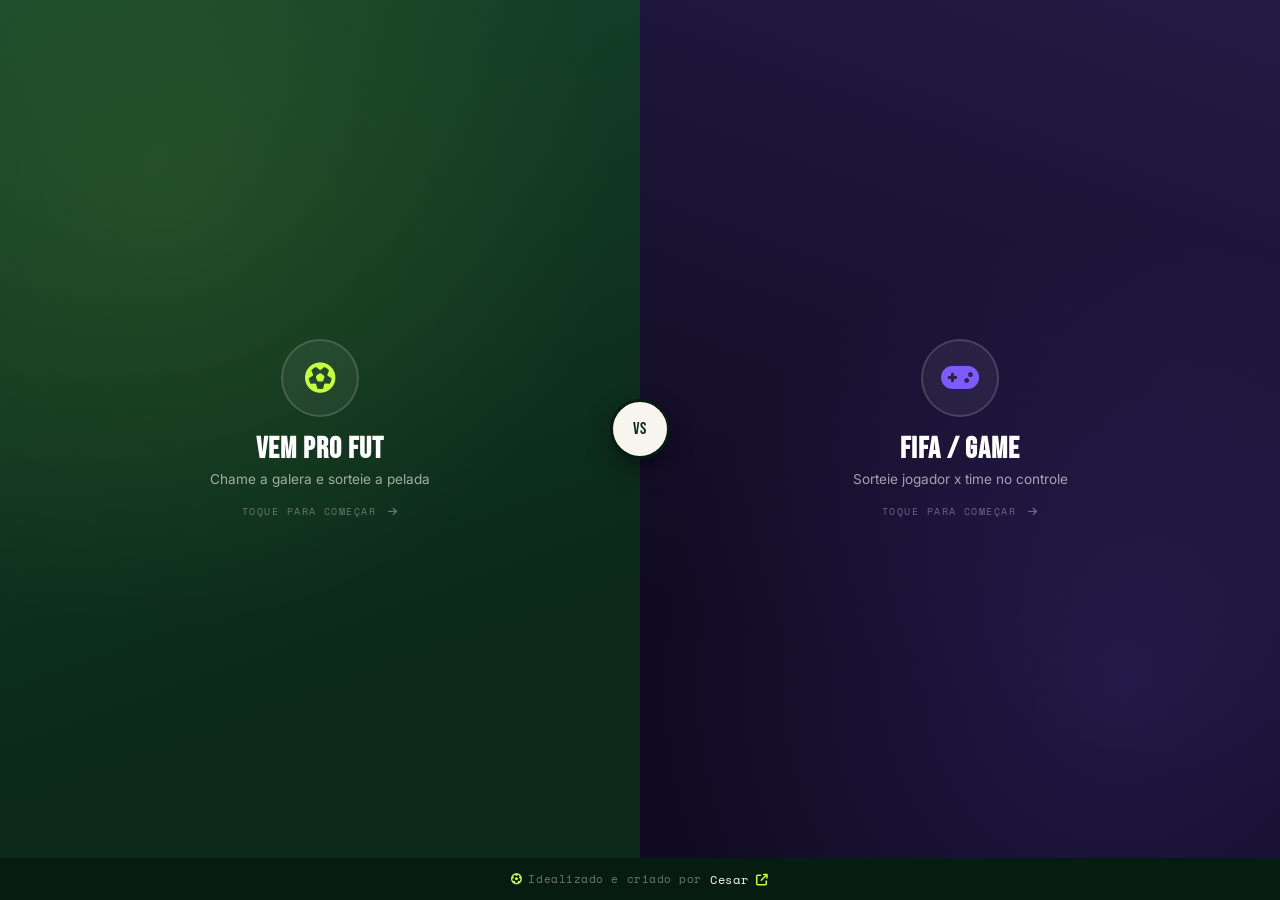
<file: sorteador/index.html>
<!DOCTYPE html>
<html lang="pt-BR">

<head>
    <meta name="viewport" content="width=device-width, initial-scale=1.0">
    <meta charset="UTF-8">
    <title>Sorteador de Times</title>
    <link rel="stylesheet" href="https://cdnjs.cloudflare.com/ajax/libs/font-awesome/6.5.2/css/all.min.css">
    <link rel="stylesheet" href="style.css">
    <link rel="shortcut icon"
        href="https://encrypted-tbn0.gstatic.com/images?q=tbn:ANd9GcTPP6gPesWJxlbQEfN2ydtwfAoJQZphxttr5z0VVtAuCg&s=10"
        type="image/x-icon">
</head>

<body class="home-page">
    <div class="hero-select">
        <a href="fut.html" class="hero-half fut">
            <div class="icon-circle"><i class="fa-solid fa-futbol"></i></div>
            <h2>Vem pro fut</h2>
            <p>Chame a galera e sorteie a pelada</p>
            <span class="tap-hint">Toque para começar <i class="fa-solid fa-arrow-right"></i></span>
        </a>

        <div class="vs-badge">VS</div>

        <a href="game.html" class="hero-half game">
            <div class="icon-circle"><i class="fa-solid fa-gamepad"></i></div>
            <h2>FIFA / Game</h2>
            <p>Sorteie jogador x time no controle</p>
            <span class="tap-hint">Toque para começar <i class="fa-solid fa-arrow-right"></i></span>
        </a>
    </div>

    <footer class="home-credits">
        <i class="fa-solid fa-futbol"></i>
        Idealizado e criado por <a href="https://cesar-portfolio-dev.netlify.app/">Cesar <i
                class="fa-solid fa-arrow-up-right-from-square"></i></a>
    </footer>
</body>

</html>
</file>
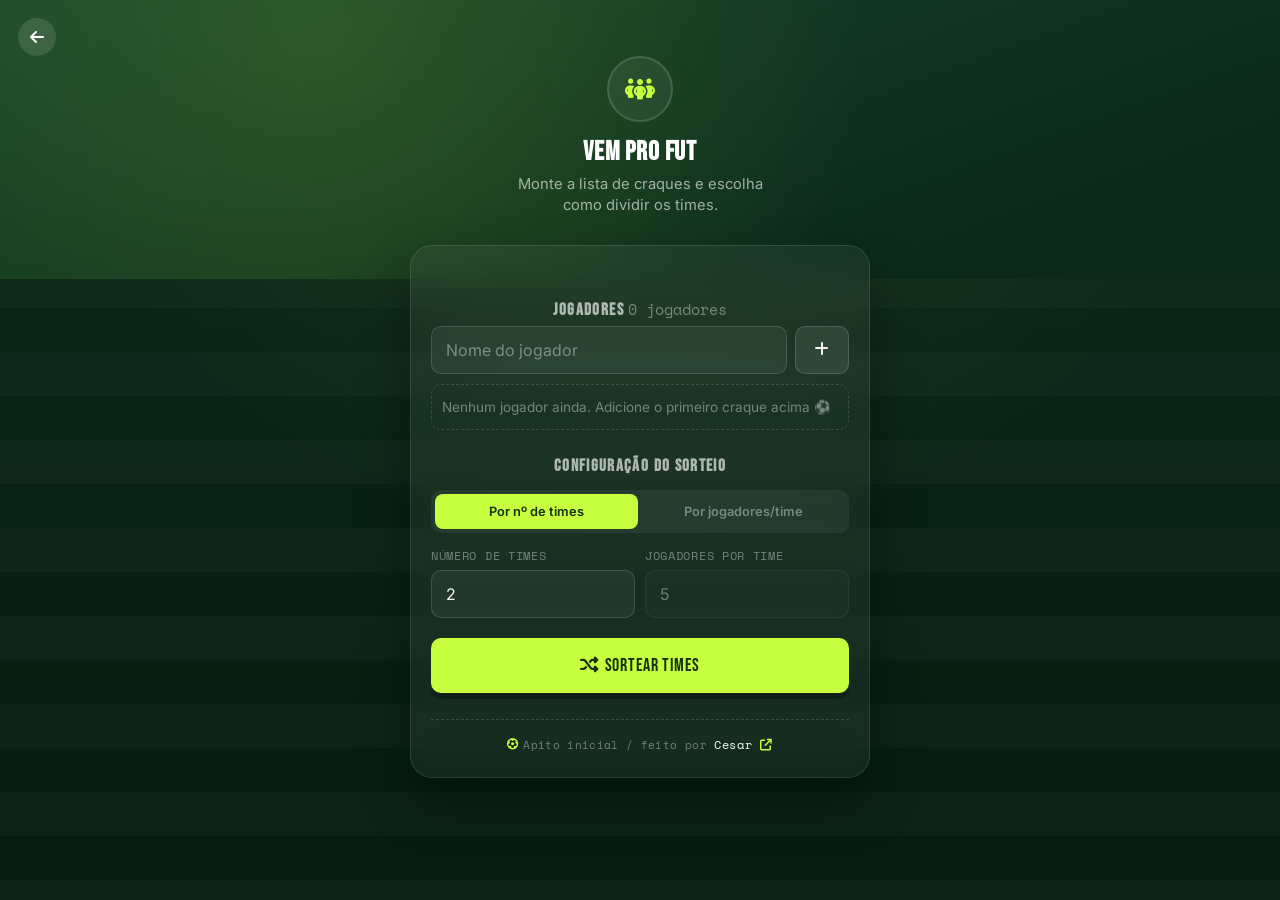
<file: sorteador/fut.html>
<!DOCTYPE html>
<html lang="pt-BR">

<head>
    <meta charset="UTF-8">
    <meta name="viewport" content="width=device-width, initial-scale=1.0">
    <title>Futebol Real</title>
    <link rel="stylesheet" href="https://cdnjs.cloudflare.com/ajax/libs/font-awesome/6.5.2/css/all.min.css">
    <link rel="stylesheet" href="style.css">
    <link rel="shortcut icon"
        href="https://encrypted-tbn0.gstatic.com/images?q=tbn:ANd9GcTPP6gPesWJxlbQEfN2ydtwfAoJQZphxttr5z0VVtAuCg&s=10"
        type="image/x-icon">

</head>

<body class="page-fut">
    <div class="page-hero fut">
        <a href="index.html" class="hero-back" aria-label="Voltar"><i class="fa-solid fa-arrow-left"></i></a>
        <div class="icon-circle"><i class="fa-solid fa-people-group"></i></div>
        <h2>Vem pro fut</h2>
        <p class="subtitle">Monte a lista de craques e escolha como dividir os times.</p>
    </div>

    <div class="container page-fut">
        <h3>Jogadores <span class="count-tag" id="playerCount">0 jogadores</span></h3>
        <div class="input-row">
            <input type="text" id="playerInput" placeholder="Nome do jogador" required
                onkeydown="if(event.key==='Enter'){ event.preventDefault(); addPlayer(); }">
            <button class="btn-add" onclick="addPlayer()"><i class="fa-solid fa-plus"></i></button>
        </div>
        <ul id="playerList"></ul>

        <h3>Configuração do sorteio</h3>
        <div class="field-group">
            <div class="segmented" id="modoSegmented">
                <div class="segmented-indicator" id="modoIndicator"></div>
                <label class="segmented-option active" data-value="equipes">
                    <input type="radio" name="modo" value="equipes" checked>
                    Por nº de times
                </label>
                <label class="segmented-option" data-value="jogadores">
                    <input type="radio" name="modo" value="jogadores">
                    Por jogadores/time
                </label>
            </div>
        </div>

        <div class="field-row">
            <div class="field-group half">
                <label class="field-label" for="numTimes">Número de times</label>
                <input type="number" id="numTimes" min="2" value="2">
            </div>
            <div class="field-group half">
                <label class="field-label" for="numJogadores">Jogadores por time</label>
                <input type="number" id="numJogadores" min="1" value="5" disabled>
            </div>
        </div>

        <div class="error-msg" id="futError"></div>

        <button class="btn-primary" id="sortearBtn" onclick="sortearTimes()"><i class="fa-solid fa-shuffle"></i>Sortear
            Times</button>
        <div class="result" id="resultReal"></div>

        <footer class="credits">
            <i class="fa-solid fa-futbol"></i>
            Apito inicial / feito por <a href="https://cesar-portfolio-dev.netlify.app/">Cesar <i
                    class="fa-solid fa-arrow-up-right-from-square"></i></a>
        </footer>
    </div>

    <script src="utils.js"></script>
    <script>
        let players = [];

        function addPlayer() {
            const input = document.getElementById('playerInput');
            const value = input.value.trim();
            if (value !== "") {
                players.push(value);
                renderPlayers();
                input.value = "";
                input.focus();
            }
        }

        function removePlayer(index) {
            players.splice(index, 1);
            renderPlayers();
        }

        function renderPlayers() {
            const ul = document.getElementById('playerList');
            document.getElementById('playerCount').textContent =
                `${players.length} jogador${players.length === 1 ? '' : 'es'}`;

            if (players.length === 0) {
                ul.innerHTML = `<li class="empty">Nenhum jogador ainda. Adicione o primeiro craque acima ⚽</li>`;
                return;
            }
            ul.innerHTML = players.map((p, i) => `
                <li>
                    <span class="badge">${i + 1}</span>
                    <span class="name">${p}</span>
                    <button class="remove" onclick="removePlayer(${i})" aria-label="Remover ${p}"><i class="fa-solid fa-xmark"></i></button>
                </li>
            `).join("");
        }

        // Alterna qual campo numérico fica ativo conforme o modo escolhido
        document.querySelectorAll('#modoSegmented .segmented-option').forEach((opt, idx) => {
            opt.addEventListener('click', () => {
                document.querySelectorAll('#modoSegmented .segmented-option').forEach(o => o.classList.remove('active'));
                opt.classList.add('active');
                opt.querySelector('input').checked = true;
                document.getElementById('modoIndicator').classList.toggle('shifted', idx === 1);
                const isEquipes = opt.dataset.value === 'equipes';
                document.getElementById('numTimes').disabled = !isEquipes;
                document.getElementById('numJogadores').disabled = isEquipes;
            });
        });

        function sortearTimes() {
            const errorEl = document.getElementById('futError');
            hideError(errorEl);

            if (players.length === 0) {
                showError(errorEl, "Adicione jogadores antes de sortear!");
                return;
            }

            const btn = document.getElementById('sortearBtn');
            btn.classList.add('shuffling');
            setTimeout(() => {
                btn.classList.remove('shuffling');
                revelarTimes();
            }, 320);
        }

        function revelarTimes() {
            const errorEl = document.getElementById('futError');
            const shuffled = shuffleArray(players);
            const modo = document.querySelector('input[name="modo"]:checked').value;
            let times = [];

            if (modo === "equipes") {
                const numTimes = parseInt(document.getElementById('numTimes').value);
                if (!numTimes || numTimes < 2) {
                    showError(errorEl, "Escolha pelo menos 2 equipes!");
                    return;
                }
                times = Array.from({ length: numTimes }, () => []);
                shuffled.forEach((player, index) => {
                    times[index % numTimes].push(player);
                });
            } else {
                const numJogadores = parseInt(document.getElementById('numJogadores').value);
                if (!numJogadores || numJogadores < 1) {
                    showError(errorEl, "Número de jogadores por equipe inválido!");
                    return;
                }
                const numTimes = Math.ceil(shuffled.length / numJogadores);
                times = Array.from({ length: numTimes }, () => []);
                shuffled.forEach((player, index) => {
                    times[Math.floor(index / numJogadores)].push(player);
                });
            }

            let resultHTML = "";
            times.forEach((time, i) => {
                const side = i % 2 === 0 ? 'from-left' : 'from-right';
                resultHTML += `
                    <div class="team-card ${side}" style="border-left-color:${teamColor(i)}; animation-delay:${i * 90}ms">
                        <div class="team-head">
                            <h4>Time ${i + 1}</h4>
                            <span>${time.length} jogador${time.length === 1 ? '' : 'es'}</span>
                        </div>
                        <div class="chip-row">
                            ${time.map(p => `<span class="chip">${p}</span>`).join("")}
                        </div>
                    </div>`;
            });
            document.getElementById('resultReal').innerHTML = resultHTML;
        }

        renderPlayers();
    </script>
</body>

</html>
</file>
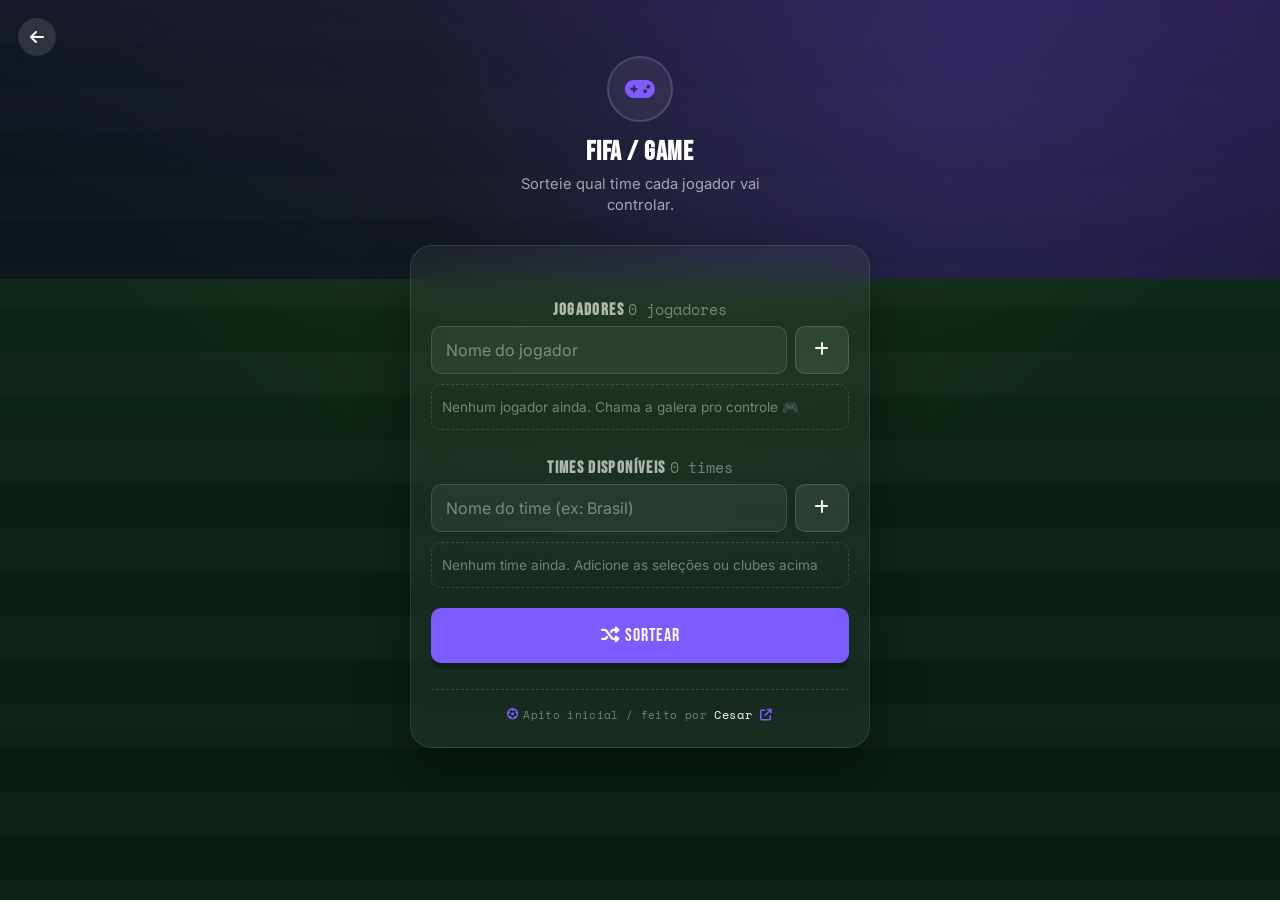
<file: sorteador/game.html>
<!DOCTYPE html>
<html lang="pt-BR">

<head>
    <meta charset="UTF-8">
    <meta name="viewport" content="width=device-width, initial-scale=1.0">
    <title>FIFA/Game</title>
    <link rel="stylesheet" href="https://cdnjs.cloudflare.com/ajax/libs/font-awesome/6.5.2/css/all.min.css">
    <link rel="stylesheet" href="style.css">
    <link rel="shortcut icon"
        href="https://encrypted-tbn0.gstatic.com/images?q=tbn:ANd9GcTPP6gPesWJxlbQEfN2ydtwfAoJQZphxttr5z0VVtAuCg&s=10"
        type="image/x-icon">

</head>

<body class="page-game">
    <div class="page-hero game">
        <a href="index.html" class="hero-back" aria-label="Voltar"><i class="fa-solid fa-arrow-left"></i></a>
        <div class="icon-circle"><i class="fa-solid fa-gamepad"></i></div>
        <h2>FIFA / Game</h2>
        <p class="subtitle">Sorteie qual time cada jogador vai controlar.</p>
    </div>

    <div class="container page-game">
        <h3>Jogadores <span class="count-tag" id="fifaPlayerCount">0 jogadores</span></h3>
        <div class="input-row">
            <input type="text" id="fifaPlayerInput" placeholder="Nome do jogador" required
                onkeydown="if(event.key==='Enter'){ event.preventDefault(); addFifaPlayer(); }">
            <button class="btn-add" onclick="addFifaPlayer()"><i class="fa-solid fa-plus"></i></button>
        </div>
        <ul id="fifaPlayerList"></ul>

        <h3>Times disponíveis <span class="count-tag" id="teamCount">0 times</span></h3>
        <div class="input-row">
            <input type="text" id="teamInput" placeholder="Nome do time (ex: Brasil)" required
                onkeydown="if(event.key==='Enter'){ event.preventDefault(); addTeam(); }">
            <button class="btn-add" onclick="addTeam()"><i class="fa-solid fa-plus"></i></button>
        </div>
        <ul id="teamList"></ul>

        <div class="error-msg" id="gameError"></div>

        <button class="btn-primary" id="sortearBtn" onclick="sortearFifa()"><i
                class="fa-solid fa-shuffle"></i>Sortear</button>
        <div class="result" id="resultFifa"></div>

        <footer class="credits">
            <i class="fa-solid fa-futbol"></i>
            Apito inicial / feito por <a href="https://cesar-portfolio-dev.netlify.app/">Cesar <i
                    class="fa-solid fa-arrow-up-right-from-square"></i></a>
        </footer>
    </div>

    <script src="utils.js"></script>
    <script>
        let fifaPlayers = [];
        let teams = [];

        function addFifaPlayer() {
            const input = document.getElementById('fifaPlayerInput');
            const value = input.value.trim();
            if (value !== "") {
                fifaPlayers.push(value);
                renderFifaPlayers();
                input.value = "";
                input.focus();
            }
        }

        function removeFifaPlayer(index) {
            fifaPlayers.splice(index, 1);
            renderFifaPlayers();
        }

        function addTeam() {
            const input = document.getElementById('teamInput');
            const value = input.value.trim();
            if (value !== "") {
                teams.push(value);
                renderTeams();
                input.value = "";
                input.focus();
            }
        }

        function removeTeam(index) {
            teams.splice(index, 1);
            renderTeams();
        }

        function renderFifaPlayers() {
            const ul = document.getElementById('fifaPlayerList');
            document.getElementById('fifaPlayerCount').textContent =
                `${fifaPlayers.length} jogador${fifaPlayers.length === 1 ? '' : 'es'}`;

            if (fifaPlayers.length === 0) {
                ul.innerHTML = `<li class="empty">Nenhum jogador ainda. Chama a galera pro controle 🎮</li>`;
                return;
            }
            ul.innerHTML = fifaPlayers.map((p, i) => `
                <li>
                    <span class="badge">${i + 1}</span>
                    <span class="name">${p}</span>
                    <button class="remove" onclick="removeFifaPlayer(${i})" aria-label="Remover ${p}"><i class="fa-solid fa-xmark"></i></button>
                </li>
            `).join("");
        }

        function renderTeams() {
            const ul = document.getElementById('teamList');
            document.getElementById('teamCount').textContent =
                `${teams.length} time${teams.length === 1 ? '' : 's'}`;

            if (teams.length === 0) {
                ul.innerHTML = `<li class="empty">Nenhum time ainda. Adicione as seleções ou clubes acima</li>`;
                return;
            }
            ul.innerHTML = teams.map((t, i) => `
                <li>
                    <span class="badge" style="background:${teamColor(i)}"><i class="fa-solid fa-flag"></i></span>
                    <span class="name">${t}</span>
                    <button class="remove" onclick="removeTeam(${i})" aria-label="Remover ${t}"><i class="fa-solid fa-xmark"></i></button>
                </li>
            `).join("");
        }

        function sortearFifa() {
            const errorEl = document.getElementById('gameError');
            hideError(errorEl);

            if (fifaPlayers.length === 0) {
                showError(errorEl, "Adicione pelo menos um jogador!");
                return;
            }
            if (teams.length === 0) {
                showError(errorEl, "Adicione pelo menos um time!");
                return;
            }

            const btn = document.getElementById('sortearBtn');
            btn.classList.add('shuffling');
            setTimeout(() => {
                btn.classList.remove('shuffling');
                revelarFifa();
            }, 320);
        }

        function revelarFifa() {
            const shuffledPlayers = shuffleArray(fifaPlayers);
            const shuffledTeams = shuffleArray(teams);

            const groups = shuffledTeams.map(t => ({ team: t, players: [] }));
            shuffledPlayers.forEach((p, i) => {
                groups[i % groups.length].players.push(p);
            });

            let resultHTML = "";
            groups.forEach((g, i) => {
                const side = i % 2 === 0 ? 'from-left' : 'from-right';
                resultHTML += `
                    <div class="team-card ${side}" style="border-left-color:${teamColor(i)}; animation-delay:${i * 90}ms">
                        <div class="team-head">
                            <h4>${g.team}</h4>
                            <span>${g.players.length} jogador${g.players.length === 1 ? '' : 'es'}</span>
                        </div>
                        <div class="chip-row">
                            ${g.players.length
                        ? g.players.map(p => `<span class="chip">${p}</span>`).join("")
                        : `<span class="empty-note">Aguardando jogador no próximo sorteio</span>`}
                        </div>
                    </div>`;
            });
            document.getElementById('resultFifa').innerHTML = resultHTML;
        }

        renderFifaPlayers();
        renderTeams();
    </script>
</body>

</html>
</file>
<file: sorteador/style.css>
@import url('https://fonts.googleapis.com/css2?family=Bebas+Neue&family=Inter:wght@400;500;600;700;800&family=Space+Mono:wght@400;700&display=swap');

/* ============ Tokens ============ */
:root {
  --bg: #0B2818;
  --bg-2: #071C10;
  --paper: #F7F5EE;
  --paper-soft: #EFEBDF;
  --ink: #0E2A1B;
  --muted: #6C7B70;
  --lime: #C6FF3D;
  --lime-ink: #17300F;
  --violet: #7C5CFF;
  --line: rgba(255, 255, 255, 0.08);
  --shadow: 0 18px 40px rgba(3, 20, 10, 0.35);
  --radius: 20px;

  --text-hi: #F4F7F3;
  --text-mid: rgba(244, 247, 243, 0.68);
  --text-dim: rgba(244, 247, 243, 0.42);

  --font-display: 'Bebas Neue', sans-serif;
  --font-body: 'Inter', sans-serif;
  --font-mono: 'Space Mono', monospace;
}

/* ============ Reset / Base ============ */
* { box-sizing: border-box; }

body {
  font-family: var(--font-body);
  color: var(--ink);
  margin: 0;
  padding: 0;
  min-height: 100vh;
  background:
    radial-gradient(circle at 50% -10%, rgba(198, 255, 61, 0.10), transparent 55%),
    repeating-linear-gradient(180deg, rgba(255, 255, 255, 0.025) 0px, rgba(255, 255, 255, 0.025) 44px, transparent 44px, transparent 88px),
    linear-gradient(180deg, var(--bg) 0%, var(--bg-2) 100%);
  background-attachment: fixed;
  -webkit-font-smoothing: antialiased;
}

/* Faint center-circle nod to a pitch, purely decorative */
body::before {
  content: "";
  position: fixed;
  top: -120px;
  left: 50%;
  width: 320px;
  height: 320px;
  border: 2px solid rgba(255, 255, 255, 0.06);
  border-radius: 50%;
  transform: translateX(-50%);
  pointer-events: none;
  z-index: 0;
}

a { color: inherit; }

/* ============ Layout shell ============ */
.container {
  position: relative;
  z-index: 1;
  width: 90%;
  max-width: 460px;
  margin: 56px auto;
  background: var(--paper);
  padding: 28px 22px 26px;
  border-radius: var(--radius);
  box-shadow: var(--shadow);
  text-align: center;
  border-top: 5px solid var(--lime);
}

.page-fut { --accent: var(--lime); --accent-ink: var(--lime-ink); --accent-glow: rgba(198, 255, 61, 0.30); }
.page-game { --accent: var(--violet); --accent-ink: #FFFFFF; --accent-glow: rgba(124, 92, 255, 0.35); }

.page-fut .container,
.page-game .container {
  width: 90%;
  max-width: 460px;
  margin: -34px auto 40px;
  background: rgba(255, 255, 255, 0.05);
  backdrop-filter: blur(18px);
  -webkit-backdrop-filter: blur(18px);
  border: 1px solid rgba(255, 255, 255, 0.10);
  border-top: 1px solid rgba(255, 255, 255, 0.10);
  padding: 26px 20px 24px;
  border-radius: 22px;
  box-shadow: 0 24px 50px rgba(0, 0, 0, 0.35);
  color: var(--text-hi);
  position: relative;
  z-index: 2;
}

/* ============ Page hero band (topo colorido, igual à home) ============ */
.page-hero {
  position: relative;
  padding: 56px 24px 64px;
  text-align: center;
  overflow: hidden;
  animation: heroInTop 0.45s ease both;
}

.page-hero.fut {
  background:
    radial-gradient(circle at 25% 15%, rgba(198, 255, 61, 0.14), transparent 55%),
    linear-gradient(160deg, #16452B 0%, #0B2818 85%);
}

.page-hero.game {
  background:
    radial-gradient(circle at 75% 25%, rgba(124, 92, 255, 0.20), transparent 55%),
    linear-gradient(200deg, #241B45 0%, #100b2299 85%);
}

.page-hero .icon-circle {
  width: 66px;
  height: 66px;
  font-size: 1.5rem;
}

.page-hero.fut .icon-circle { color: var(--lime); }
.page-hero.game .icon-circle { color: var(--violet); }

.page-hero h2 {
  color: #fff;
  font-size: 1.7rem;
  margin-bottom: 6px;
}

.page-hero .subtitle {
  color: rgba(255, 255, 255, 0.6);
  max-width: 260px;
  margin: 0 auto;
}

.hero-back {
  position: absolute;
  top: 18px;
  left: 18px;
  width: 38px;
  height: 38px;
  border-radius: 50%;
  display: flex;
  align-items: center;
  justify-content: center;
  background: rgba(255, 255, 255, 0.12);
  color: #fff;
  text-decoration: none;
  backdrop-filter: blur(6px);
  transition: transform 0.15s ease, background 0.15s ease;
  z-index: 3;
}

.hero-back:active { transform: scale(0.9); background: rgba(255, 255, 255, 0.22); }

/* ============ Type ============ */
h1, h2, h3 {
  font-family: var(--font-display);
  letter-spacing: 0.03em;
  text-transform: uppercase;
  margin: 0 0 6px;
  color: var(--ink);
}

h1 { font-size: 2.1rem; line-height: 1.05; }
h2 { font-size: 1.6rem; }
h3 {
  font-size: 1.05rem;
  margin-top: 26px;
  color: var(--muted);
  letter-spacing: 0.08em;
}

.subtitle {
  font-size: 0.92rem;
  color: var(--muted);
  margin: 0 0 22px;
  line-height: 1.4;
}

/* ============ Home: split-screen "versus" select ============ */
body.home-page {
  background: var(--bg-2);
}

.hero-select {
  position: relative;
  display: flex;
  flex-direction: column;
  min-height: 100vh;
}

.hero-half {
  flex: 1;
  display: flex;
  flex-direction: column;
  align-items: center;
  justify-content: center;
  text-align: center;
  text-decoration: none;
  padding: 48px 24px;
  position: relative;
  overflow: hidden;
  transition: flex 0.3s ease;
}

.hero-half.fut {
  background:
    radial-gradient(circle at 25% 20%, rgba(198, 255, 61, 0.10), transparent 55%),
    linear-gradient(160deg, #16452B 0%, #0B2818 75%);
  animation: heroInTop 0.5s ease both;
}

.hero-half.game {
  background:
    radial-gradient(circle at 75% 80%, rgba(124, 92, 255, 0.16), transparent 55%),
    linear-gradient(200deg, #241B45 0%, #100B22 75%);
  animation: heroInBottom 0.5s ease both;
  animation-delay: 0.08s;
}

@keyframes heroInTop { from { opacity: 0; transform: translateY(-14px); } to { opacity: 1; transform: translateY(0); } }
@keyframes heroInBottom { from { opacity: 0; transform: translateY(14px); } to { opacity: 1; transform: translateY(0); } }

@media (hover: hover) {
  .hero-half:hover { flex: 1.12; }
}
.hero-half:active { flex: 1.12; }

.icon-circle {
  width: 78px;
  height: 78px;
  border-radius: 50%;
  display: flex;
  align-items: center;
  justify-content: center;
  font-size: 1.9rem;
  margin: 0 auto 14px;
  background: rgba(255, 255, 255, 0.06);
  border: 2px solid rgba(255, 255, 255, 0.14);
  transition: transform 0.2s ease;
}

.hero-half:active .icon-circle { transform: scale(0.92); }

.hero-half.fut .icon-circle { color: var(--lime); }
.hero-half.game .icon-circle { color: var(--violet); }

.hero-half h2 {
  color: #fff;
  font-size: 1.9rem;
  margin-bottom: 4px;
}

.hero-half p {
  color: rgba(255, 255, 255, 0.6);
  font-size: 0.85rem;
  margin: 0;
  max-width: 220px;
}

.tap-hint {
  margin-top: 16px;
  font-family: var(--font-mono);
  font-size: 0.65rem;
  letter-spacing: 0.14em;
  text-transform: uppercase;
  color: rgba(255, 255, 255, 0.35);
}

.tap-hint i { margin-left: 4px; }

.vs-badge {
  position: absolute;
  top: 50%;
  left: 50%;
  transform: translate(-50%, -50%);
  width: 60px;
  height: 60px;
  border-radius: 50%;
  background: var(--paper);
  color: var(--ink);
  display: flex;
  align-items: center;
  justify-content: center;
  font-family: var(--font-display);
  font-size: 1.05rem;
  letter-spacing: 0.03em;
  box-shadow: 0 10px 24px rgba(0, 0, 0, 0.4);
  border: 3px solid var(--bg-2);
  z-index: 5;
  animation: vsPulse 2.6s ease-in-out infinite;
}

@keyframes vsPulse {
  0%, 100% { transform: translate(-50%, -50%) scale(1); }
  50% { transform: translate(-50%, -50%) scale(1.07); }
}

@media (prefers-reduced-motion: reduce) {
  .hero-half.fut, .hero-half.game { animation: none; opacity: 1; }
  .vs-badge { animation: none; }
}

@media (min-width: 768px) {
  .hero-select { flex-direction: row; }
  .hero-half.game { animation-name: heroInBottomDesktop; }
  @keyframes heroInBottomDesktop { from { opacity: 0; transform: translateX(14px); } to { opacity: 1; transform: translateX(0); } }
}

/* ============ Forms ============ */
.field-group { margin-top: 14px; text-align: left; }
.field-group.half { flex: 1; }

.field-label {
  display: block;
  font-family: var(--font-mono);
  font-size: 0.72rem;
  letter-spacing: 0.06em;
  text-transform: uppercase;
  color: var(--muted);
  margin-bottom: 6px;
}

.field-row {
  display: flex;
  gap: 10px;
}

.input-row {
  display: flex;
  gap: 8px;
  align-items: stretch;
}

input[type="text"],
input[type="number"] {
  width: 100%;
  padding: 13px 14px;
  border-radius: 10px;
  border: 1.5px solid rgba(14, 42, 27, 0.14);
  font-size: 1rem;
  font-family: var(--font-body);
  background: #fff;
  color: var(--ink);
}

input[type="text"]:focus,
input[type="number"]:focus {
  outline: none;
  border-color: var(--lime);
  box-shadow: 0 0 0 3px rgba(198, 255, 61, 0.35);
}

input:disabled {
  opacity: 0.4;
}

/* buttons */
button {
  font-family: var(--font-display);
  letter-spacing: 0.04em;
  font-size: 1rem;
  border: none;
  border-radius: 10px;
  cursor: pointer;
  padding: 13px 16px;
  transition: transform 0.12s ease, filter 0.12s ease;
}

button:active { transform: scale(0.97); }

.btn-add {
  background: var(--ink);
  color: #fff;
  white-space: nowrap;
  padding: 13px 18px;
}

.btn-primary {
  width: 100%;
  margin-top: 20px;
  background: var(--lime);
  color: var(--lime-ink);
  font-size: 1.15rem;
  padding: 16px;
  box-shadow: 0 6px 0 #9fd928;
}

.btn-primary:active { box-shadow: 0 2px 0 #9fd928; }

.btn-ghost {
  background: transparent;
  color: var(--muted);
  border: 1.5px dashed rgba(14, 42, 27, 0.25);
  width: 100%;
  margin-top: 10px;
  font-family: var(--font-body);
  font-size: 0.85rem;
  padding: 10px;
}

/* ============ Lists ============ */
ul { list-style: none; padding: 0; margin: 10px 0 0; text-align: left; }

li {
  display: flex;
  align-items: center;
  gap: 10px;
  padding: 9px 4px;
  border-bottom: 1px solid var(--line-light, rgba(14, 42, 27, 0.08));
  font-size: 0.95rem;
}

li:last-child { border-bottom: none; }

li.empty {
  color: var(--muted);
  font-size: 0.85rem;
  font-style: normal;
  padding: 14px 10px;
  border: 1.5px dashed rgba(14, 42, 27, 0.15);
  border-radius: 10px;
  border-bottom: 1.5px dashed rgba(14, 42, 27, 0.15);
  text-align: center;
}

.badge {
  flex-shrink: 0;
  width: 26px;
  height: 26px;
  border-radius: 50%;
  background: var(--ink);
  color: #fff;
  font-family: var(--font-mono);
  font-size: 0.72rem;
  display: flex;
  align-items: center;
  justify-content: center;
}

li .name { flex: 1; text-align: left; }

.remove {
  background: transparent;
  color: var(--muted);
  font-family: var(--font-body);
  font-size: 1rem;
  padding: 2px 8px;
  border-radius: 6px;
}

.remove:hover { color: #d1435a; background: rgba(209, 67, 90, 0.08); }

.count-tag {
  font-family: var(--font-mono);
  font-size: 0.95rem;
  color: var(--muted);
  font-weight: normal;
  text-transform: none;
  letter-spacing: 0;
}

/* ============ Segmented control (com indicador deslizante) ============ */
.segmented {
  position: relative;
  display: flex;
  background: var(--paper-soft);
  border-radius: 10px;
  padding: 4px;
  gap: 4px;
}

.segmented-indicator {
  position: absolute;
  top: 4px;
  left: 4px;
  width: calc(50% - 6px);
  height: calc(100% - 8px);
  background: var(--ink);
  border-radius: 8px;
  transition: transform 0.25s cubic-bezier(.4, 0, .2, 1);
  z-index: 0;
}

.segmented-indicator.shifted {
  transform: translateX(calc(100% + 4px));
}

.segmented-option {
  position: relative;
  z-index: 1;
  flex: 1;
  text-align: center;
  padding: 10px 6px;
  font-size: 0.8rem;
  font-weight: 600;
  border-radius: 8px;
  color: var(--muted);
  cursor: pointer;
  transition: color 0.15s ease;
}

.segmented-option input { display: none; }

.segmented-option.active { color: #fff; }

/* ============ Micro-interações ============ */
.btn-primary i { margin-right: 6px; transition: transform 0.2s ease; }
.btn-primary.shuffling i { animation: spinIcon 0.5s ease; }

@keyframes spinIcon {
  from { transform: rotate(0deg); }
  to { transform: rotate(360deg); }
}

.btn-add i, .remove i { pointer-events: none; }

li { animation: liEnter 0.25s ease both; }

@keyframes liEnter {
  from { opacity: 0; transform: translateX(-6px); }
  to { opacity: 1; transform: translateX(0); }
}

.team-card.from-left { animation-name: teamInLeft; }
.team-card.from-right { animation-name: teamInRight; }

@keyframes teamInLeft {
  from { opacity: 0; transform: translate(-14px, 6px); }
  to { opacity: 1; transform: translate(0, 0); }
}

@keyframes teamInRight {
  from { opacity: 0; transform: translate(14px, 6px); }
  to { opacity: 1; transform: translate(0, 0); }
}

@media (prefers-reduced-motion: reduce) {
  li { animation: none; }
  .btn-primary.shuffling i { animation: none; }
}

/* ============ Error message ============ */
.error-msg {
  max-height: 0;
  overflow: hidden;
  opacity: 0;
  color: #b3243c;
  background: rgba(179, 36, 60, 0.08);
  font-size: 0.85rem;
  border-radius: 8px;
  text-align: left;
  transition: all 0.2s ease;
  margin-top: 0;
}

.error-msg.show {
  max-height: 60px;
  opacity: 1;
  padding: 10px 12px;
  margin-top: 10px;
}

/* ============ Results ============ */
.result { margin-top: 18px; text-align: left; }

.team-card {
  background: var(--paper-soft);
  border-left: 5px solid var(--lime);
  border-radius: 12px;
  padding: 12px 14px;
  margin-bottom: 10px;
  opacity: 0;
  animation: teamIn 0.35s ease forwards;
}

@keyframes teamIn {
  from { opacity: 0; transform: translateY(8px); }
  to { opacity: 1; transform: translateY(0); }
}

.team-card .team-head {
  display: flex;
  align-items: baseline;
  justify-content: space-between;
  margin-bottom: 6px;
}

.team-card .team-head h4 {
  font-family: var(--font-display);
  font-size: 1.05rem;
  letter-spacing: 0.03em;
  margin: 0;
}

.team-card .team-head span {
  font-family: var(--font-mono);
  font-size: 0.72rem;
  color: var(--muted);
}

.chip-row {
  display: flex;
  flex-wrap: wrap;
  gap: 6px;
}

.chip {
  background: #fff;
  padding: 5px 10px;
  border-radius: 100px;
  font-size: 0.82rem;
}

.team-card .empty-note {
  font-size: 0.8rem;
  color: var(--muted);
  font-style: italic;
}

/* ============ Back link ============ */
.back {
  display: inline-block;
  margin-top: 22px;
  text-decoration: none;
  color: var(--muted);
  font-size: 0.85rem;
  padding: 8px 14px;
  border-radius: 100px;
  background: var(--paper-soft);
}

/* ============ Responsive (tablet/desktop) ============ */
@media (min-width: 768px) {
  .container { max-width: 560px; padding: 36px 40px; margin-top: 80px; }
  h1 { font-size: 2.6rem; }
  .menu { flex-direction: row; }
  .card-link { flex-direction: column; text-align: center; align-items: center; }
  .card-link .arrow { display: none; }
}

/* ============ Reduced motion ============ */
@media (prefers-reduced-motion: reduce) {
  .team-card { animation: none; opacity: 1; }
  .card-link, button { transition: none; }
}

/* ============ Créditos ============ */
.credits {
  margin-top: 26px;
  padding-top: 16px;
  border-top: 1px dashed rgba(255, 255, 255, 0.14);
  display: flex;
  align-items: center;
  justify-content: center;
  flex-wrap: wrap;
  gap: 5px;
  font-family: var(--font-mono);
  font-size: 0.7rem;
  letter-spacing: 0.03em;
  color: var(--text-dim);
}

.credits i { color: var(--accent, var(--lime)); }

.credits a {
  font-family: var(--font-mono);
  font-size: 0.75rem;
  letter-spacing: 0.06em;
  color: var(--text-hi);
  margin-left: 2px;
  text-decoration: none;
}

.home-page .hero-select { min-height: calc(100vh - 42px); }

.home-credits {
  height: 42px;
  display: flex;
  align-items: center;
  justify-content: center;
  gap: 6px;
  background: var(--bg-2);
  color: var(--text-dim);
  font-family: var(--font-mono);
  font-size: 0.68rem;
  letter-spacing: 0.05em;
  position: relative;
  z-index: 3;
}

.home-credits i { color: var(--lime); }

.home-credits a {
   font-family: var(--font-mono);
  font-size: 0.75rem;
  letter-spacing: 0.06em;
  color: var(--text-hi);
  margin-left: 2px;
  text-decoration: none;
}

/* ============ Modo escuro dos formulários (fut/game) ============ */
.page-fut .container h3,
.page-game .container h3 {
  color: var(--text-mid);
}

.page-fut .container .subtitle,
.page-game .container .subtitle { display: none; } /* subtítulo já vive na hero band */

.page-fut .field-label,
.page-game .field-label { color: var(--text-dim); }

.page-fut .count-tag,
.page-game .count-tag { color: var(--text-dim); }

.page-fut input[type="text"],
.page-fut input[type="number"],
.page-game input[type="text"],
.page-game input[type="number"] {
  background: rgba(255, 255, 255, 0.06);
  border: 1.5px solid rgba(255, 255, 255, 0.14);
  color: var(--text-hi);
}

.page-fut input::placeholder,
.page-game input::placeholder { color: var(--text-dim); }

.page-fut input:focus,
.page-game input:focus {
  border-color: var(--accent);
  box-shadow: 0 0 0 3px var(--accent-glow);
}

.page-fut .btn-add,
.page-game .btn-add {
  background: rgba(255, 255, 255, 0.09);
  color: var(--text-hi);
  border: 1.5px solid rgba(255, 255, 255, 0.14);
}

.page-fut .btn-add:active,
.page-game .btn-add:active { background: var(--accent); color: var(--accent-ink); }

.page-fut li,
.page-game li { border-bottom-color: rgba(255, 255, 255, 0.09); color: var(--text-hi); }

.page-fut li.empty,
.page-game li.empty {
  color: var(--text-dim);
  border-color: rgba(255, 255, 255, 0.14);
}

.page-fut .badge,
.page-game .badge {
  background: var(--accent);
  color: var(--accent-ink);
}

.page-fut .remove,
.page-game .remove { color: var(--text-dim); }

.page-fut .remove:hover,
.page-game .remove:hover { color: #FF8FA3; background: rgba(255, 143, 163, 0.12); }

.page-fut .segmented,
.page-game .segmented { background: rgba(255, 255, 255, 0.06); }

.page-fut .segmented-indicator,
.page-game .segmented-indicator { background: var(--accent); }

.page-fut .segmented-option,
.page-game .segmented-option { color: var(--text-dim); }

.page-fut .segmented-option.active,
.page-game .segmented-option.active { color: var(--accent-ink); }

.page-fut .btn-primary,
.page-game .btn-primary {
  background: var(--accent);
  color: var(--accent-ink);
  box-shadow: 0 6px 0 rgba(0, 0, 0, 0.25);
}

.page-fut .team-card,
.page-game .team-card { background: rgba(255, 255, 255, 0.06); }

.page-fut .team-card h4,
.page-game .team-card h4 { color: var(--text-hi); }

.page-fut .team-card span,
.page-game .team-card span { color: var(--text-dim); }

.page-fut .chip,
.page-game .chip { background: rgba(255, 255, 255, 0.10); color: var(--text-hi); }

.page-fut .empty-note,
.page-game .empty-note { color: var(--text-dim); }

.page-fut .error-msg,
.page-game .error-msg { background: rgba(255, 90, 110, 0.14); color: #FF8FA3; }
</file>
